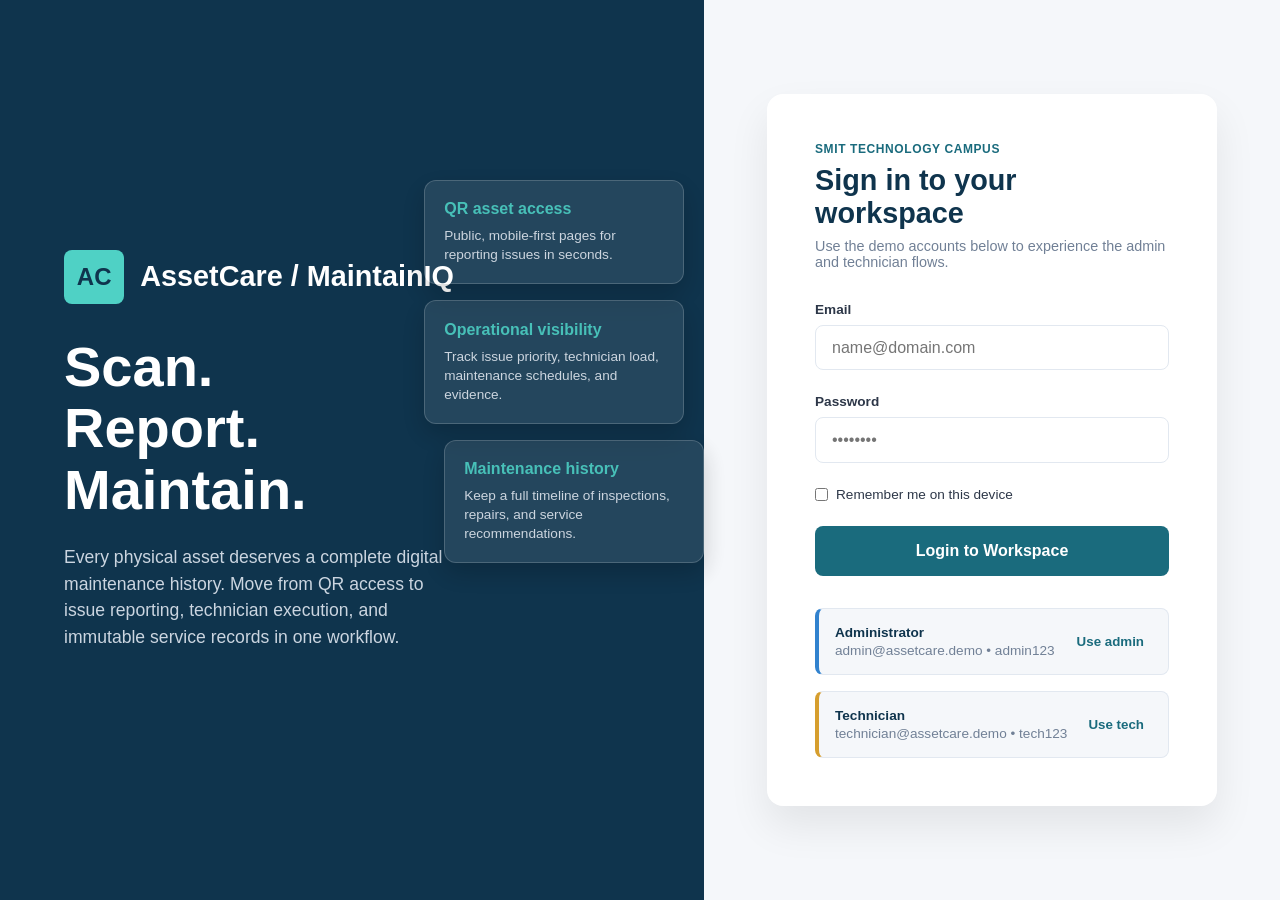
<file: index.html>
<!DOCTYPE html>
<html lang="en">
<head>
    <meta charset="UTF-8">
    <meta name="viewport" content="width=device-width, initial-scale=1.0">
    <title>MaintainIQ | Workspace</title>
    <link rel="stylesheet" href="styles.css">
</head>
<body>

    <aside class="sidebar">
        <div class="brand">
            <div class="logo">MIQ</div>
            <div>
                <h1>MaintainIQ</h1>
                <p>Scan. Report. Maintain.</p>
            </div>
        </div>

        <div class="campus-card">
            <strong>SMIT Technology Campus</strong>
            <p>Every asset deserves a complete digital maintenance history.</p>
        </div>

        <nav class="side-nav">
            <a href="#dashboard" class="nav-item active" data-view="dashboard">Dashboard</a>
            <a href="#assets" class="nav-item" data-view="assets">Assets</a>
            <a href="#issues" class="nav-item" data-view="issues">Issues</a>
            <a href="#schedules" class="nav-item" data-view="schedules">Scheduled Maintenance</a>
            <a href="#technicians" class="nav-item" data-view="technicians">Technicians</a>
            <a href="#analytics" class="nav-item" data-view="analytics">Analytics</a>
        </nav>
        
        <div class="bottom-actions">
            <button id="resetDataBtn" class="reset-btn">Reset Demo Data</button>
        </div>
    </aside>

    <div class="main-content">
        <header class="topbar">
            <div class="search-bar">
                <input type="text" id="globalSearch" placeholder="Search assets, codes, or issues... (Press Enter)">
            </div>
            <div class="user-menu">
                <span class="notification-bell">🔔</span>
                <div class="admin-badge">
                    <strong id="topbarUserName">Ayesha Siddiqui</strong>
                    <span id="topbarUserRole">admin@assetcare.demo • admin</span>
                </div>
                <button class="btn-primary" id="userMenuBtn">Admin Menu</button>
                
                <div class="admin-dropdown" id="userMenuDropdown">
                    <h3 style="margin-bottom: 0.5rem; color: var(--primary-dark);">User Menu</h3>
                    <p>Use reset to restore the original sample data in localStorage, including demo issues, schedules, notifications, and history entries.</p>
                    <div class="admin-dropdown-actions">
                        <button id="menuResetBtn" style="background: rgba(229, 62, 62, 0.1); color: #e53e3e; border: none; padding: 0.5rem 1rem; border-radius: 6px; cursor: pointer; font-weight: bold;">Reset Demo Data</button>
                        <button id="menuLogoutBtn" style="background: white; border: 1px solid var(--border-color); padding: 0.5rem 1rem; border-radius: 6px; cursor: pointer; font-weight: bold;">Logout</button>
                    </div>
                </div>
            </div>
        </header>

        <main id="app-container">
            </main>
    </div>

    <script src="StorageService.js"></script>
    <script src="app.js"></script>
</body>
</html>
</file>
<file: styles.css>
/* styles.css */
:root {
    --primary-dark: #0f344d;
    --primary-teal: #1a6b7d;
    --bg-light: #f5f7fa;
    --card-bg: #ffffff;
    --text-dark: #2d3748;
    --text-light: #718096;
    --border-color: #e2e8f0;
    --success: #38a169;
    --warning: #d69e2e;
    --danger: #e53e3e;
}

* {
    margin: 0;
    padding: 0;
    box-sizing: border-box;
    font-family: 'Segoe UI', Tahoma, Geneva, Verdana, sans-serif;
}

/* FIX: Lock the master body so it never generates a 3rd scrollbar */
body {
    display: flex;
    height: 100vh;
    background-color: var(--bg-light);
    color: var(--text-dark);
    overflow: hidden; 
}

/* Sidebar */
.sidebar {
    width: 260px;
    flex-shrink: 0; /* Prevents sidebar from squishing */
    background-color: var(--primary-dark);
    color: white;
    display: flex;
    flex-direction: column;
    padding: 1.5rem;
    height: 100vh;
    overflow-y: auto;
    justify-content: space-between; 
    
    /* Cross-browser CSS to visually hide the left scrollbar */
    -ms-overflow-style: none;  /* IE and Edge */
    scrollbar-width: none;  /* Firefox */
}

/* Hides left scrollbar for Chrome/Safari/Edge */
.sidebar::-webkit-scrollbar {
    display: none;
}

.brand {
    display: flex;
    align-items: center;
    gap: 1rem;
    margin-bottom: 2rem;
}

.logo {
    background-color: #4fd1c5;
    color: var(--primary-dark);
    font-weight: bold;
    padding: 0.5rem;
    border-radius: 8px;
}

.brand h1 { font-size: 1.2rem; }
.brand p { font-size: 0.8rem; color: #a0aec0; }

.campus-card {
    background-color: rgba(255,255,255,0.1);
    padding: 1rem;
    border-radius: 8px;
    margin-bottom: 2rem;
    font-size: 0.85rem;
}

.side-nav {
    display: flex;
    flex-direction: column;
    gap: 0.5rem;
    flex-grow: 1;
}

.nav-item {
    color: #cbd5e0;
    text-decoration: none;
    padding: 0.75rem 1rem;
    border-radius: 6px;
    transition: 0.2s;
}

.nav-item:hover, .nav-item.active {
    background-color: rgba(255,255,255,0.15);
    color: white;
}

/* Main Content Area */
.main-content {
    flex-grow: 1;
    display: flex;
    flex-direction: column;
    height: 100vh;
    overflow-y: auto; /* The ONE true scrollbar goes here */
    overflow-x: hidden;
}

/* Custom Sleek Scrollbar for the right side */
.main-content::-webkit-scrollbar {
    width: 8px;
}
.main-content::-webkit-scrollbar-track {
    background: transparent;
}
.main-content::-webkit-scrollbar-thumb {
    background-color: #cbd5e0;
    border-radius: 10px;
}

/* Topbar */
.topbar {
    display: flex;
    justify-content: space-between;
    align-items: center;
    padding: 1rem 2rem;
    background-color: var(--card-bg);
    border-bottom: 1px solid var(--border-color);
}

.search-bar input {
    width: 350px;
    padding: 0.6rem 1rem;
    border: 1px solid var(--border-color);
    border-radius: 20px;
    background-color: var(--bg-light);
}

.user-menu {
    display: flex;
    align-items: center;
    gap: 1.5rem;
    position: relative; 
}

.admin-badge {
    display: flex;
    flex-direction: column;
    font-size: 0.85rem;
    text-align: right;
}

.admin-badge span { color: var(--text-light); }

.btn-primary {
    background-color: var(--primary-teal);
    color: white;
    border: none;
    padding: 0.6rem 1.2rem;
    border-radius: 6px;
    cursor: pointer;
    font-weight: 600;
}

.reset-btn {
    background-color: rgba(229, 62, 62, 0.2);
    color: #fc8181;
    border: none;
    padding: 0.5rem;
    width: 100%;
    border-radius: 6px;
    cursor: pointer;
    margin-top: 1rem;
}

/* Admin User Menu Dropdown Styles */
.admin-dropdown {
    position: absolute;
    top: 130%;
    right: 0;
    background-color: var(--card-bg);
    border: 1px solid var(--border-color);
    border-radius: 12px;
    padding: 1.5rem;
    width: 300px;
    box-shadow: 0 10px 25px rgba(0,0,0,0.1);
    display: none; 
    z-index: 1000;
}
.admin-dropdown.active {
    display: block;
}
.admin-dropdown p {
    font-size: 0.85rem;
    color: var(--text-light);
    margin-bottom: 1.5rem;
    line-height: 1.4;
}
.admin-dropdown-actions {
    display: flex;
    justify-content: space-between;
}

#app-container {
    padding: 2rem;
}

/* Dashboard Specific Styles */
.dashboard-title-bar {
    display: flex;
    justify-content: space-between;
    align-items: flex-start;
    margin-bottom: 2rem;
}

.dashboard-title-bar h2 {
    font-size: 1.8rem;
    color: var(--primary-dark);
    font-weight: 700;
}

.dashboard-title-bar p {
    color: var(--text-light);
    margin-top: 0.25rem;
}

/* Metrics Grid */
.metrics-grid {
    display: grid;
    grid-template-columns: repeat(auto-fit, minmax(220px, 1fr));
    gap: 1.25rem;
    margin-bottom: 2rem;
}

.metric-card {
    background-color: var(--card-bg);
    padding: 1.5rem;
    border-radius: 12px;
    border: 1px solid var(--border-color);
    box-shadow: 0 2px 4px rgba(0,0,0,0.02);
}

.metric-label {
    font-size: 0.85rem;
    font-weight: 600;
    text-transform: capitalize;
    margin-bottom: 0.5rem;
    display: flex;
    align-items: center;
}

.metric-card.total .metric-label { color: #2b6cb0; }
.metric-card.operational .metric-label { color: var(--success); }
.metric-card.maintenance .metric-label { color: var(--warning); }
.metric-card.open .metric-label { color: var(--danger); }

.metric-value {
    font-size: 2.2rem;
    font-weight: 700;
    color: var(--text-dark);
    line-height: 1;
    margin-bottom: 0.25rem;
}

.metric-desc {
    font-size: 0.8rem;
    color: var(--text-light);
}

/* Charts & Lists Row Split */
.dashboard-row {
    display: grid;
    grid-template-columns: 2fr 1fr;
    gap: 1.5rem;
    margin-bottom: 2rem;
}

.dashboard-three-col {
    display: grid;
    grid-template-columns: repeat(auto-fit, minmax(300px, 1fr));
    gap: 1.5rem;
}

.section-card {
    background-color: var(--card-bg);
    padding: 1.5rem;
    border-radius: 12px;
    border: 1px solid var(--border-color);
}

.section-card h3 {
    font-size: 1.1rem;
    color: var(--primary-dark);
    margin-bottom: 0.25rem;
}

.section-subtitle {
    font-size: 0.85rem;
    color: var(--text-light);
    margin-bottom: 1.25rem;
}

/* Status Badges */
.badge {
    padding: 0.25rem 0.6rem;
    border-radius: 12px;
    font-size: 0.75rem;
    font-weight: 600;
    display: inline-block;
}
.badge-critical { background-color: #fed7d7; color: #9b2c2c; }
.badge-medium { background-color: #feebc8; color: #9c4221; }
.badge-low { background-color: #edf2f7; color: #4a5568; }
.badge-assigned { background-color: #e2f8ff; color: #2b6cb0; }
.badge-reported { background-color: #fffaf0; color: #dd6b20; }
.badge-overdue { background-color: #fff5f5; color: var(--danger); border: 1px solid #feb2b2; }
.badge-upcoming { background-color: #f0fff4; color: var(--success); }

/* Item Cards inside Lists */
.list-item-card {
    border-left: 4px solid var(--border-color);
    padding: 1rem;
    background-color: var(--bg-light);
    border-radius: 0 8px 8px 0;
    margin-bottom: 1rem;
    display: flex;
    flex-direction: column;
    gap: 0.5rem;
}
.list-item-card.critical { border-left-color: var(--danger); }
.list-item-card.medium { border-left-color: var(--warning); }
.list-item-card.low { border-left-color: var(--text-light); }

.list-item-header {
    display: flex;
    justify-content: space-between;
    align-items: flex-start;
}

.list-item-header h4 {
    font-size: 0.95rem;
    font-weight: 600;
}

.list-item-meta {
    font-size: 0.8rem;
    color: var(--text-light);
}

.list-item-footer {
    display: flex;
    justify-content: space-between;
    align-items: center;
    margin-top: 0.25rem;
}

/* Mini Bar Chart CSS Visualization */
.bar-chart-container {
    display: flex;
    flex-direction: column;
    gap: 1rem;
    margin-top: 1rem;
}
.bar-row {
    display: flex;
    align-items: center;
    gap: 1rem;
}
.bar-label {
    width: 120px;
    font-size: 0.85rem;
    white-space: nowrap;
    overflow: hidden;
    text-overflow: ellipsis;
}
.bar-wrapper {
    flex-grow: 1;
    background-color: var(--border-color);
    height: 24px;
    border-radius: 4px;
    overflow: hidden;
    position: relative;
}
.bar-fill {
    background: linear-gradient(90deg, #1a6b7d, #4fd1c5);
    height: 100%;
    border-radius: 4px;
    transition: width 0.5s ease-in-out;
}
.bar-value {
    position: absolute;
    right: 8px;
    top: 3px;
    font-size: 0.8rem;
    font-weight: 600;
    color: var(--text-dark);
}

/* Filter Bar Controls */
.filter-bar {
    display: flex;
    flex-wrap: wrap;
    gap: 1rem;
    background-color: var(--card-bg);
    padding: 1.5rem;
    border-radius: 12px;
    border: 1px solid var(--border-color);
    margin-bottom: 2rem;
    align-items: flex-end;
}

.filter-group {
    display: flex;
    flex-direction: column;
    gap: 0.4rem;
}

.filter-group label {
    font-size: 0.8rem;
    font-weight: 600;
    color: var(--primary-dark);
}

.filter-control {
    padding: 0.6rem 1rem;
    border: 1px solid var(--border-color);
    border-radius: 6px;
    background-color: var(--bg-light);
    color: var(--text-dark);
    min-width: 150px;
}

.btn-secondary {
    background-color: var(--bg-light);
    color: var(--primary-dark);
    border: 1px solid var(--border-color);
    padding: 0.6rem 1.2rem;
    border-radius: 6px;
    cursor: pointer;
    font-weight: 600;
}

/* Asset Data List */
.data-table-header {
    display: grid;
    grid-template-columns: 2fr 1fr 1fr 1fr 1fr 1fr 1fr;
    padding: 1rem 1.5rem;
    font-size: 0.75rem;
    font-weight: 700;
    color: var(--text-light);
    text-transform: uppercase;
    letter-spacing: 0.05em;
    border-bottom: 2px solid var(--border-color);
}

.data-row {
    display: grid;
    grid-template-columns: 2fr 1fr 1fr 1fr 1fr 1fr 1fr;
    padding: 1rem 1.5rem;
    background-color: var(--card-bg);
    border-bottom: 1px solid var(--border-color);
    align-items: center;
    transition: background-color 0.2s;
}

.data-row:hover {
    background-color: #f7fafc;
}

.asset-identity {
    display: flex;
    align-items: center;
    gap: 1rem;
}

.asset-icon {
    width: 40px;
    height: 40px;
    border-radius: 8px;
    background-color: #e6fffa;
    color: var(--primary-teal);
    display: flex;
    align-items: center;
    justify-content: center;
    font-weight: bold;
    font-size: 0.8rem;
}

.asset-details h4 { font-size: 0.95rem; color: var(--primary-dark); }
.asset-details span { font-size: 0.8rem; color: var(--text-light); }

.row-actions {
    display: flex;
    gap: 0.5rem;
}

/* Modals */
.modal-overlay {
    position: fixed;
    top: 0; left: 0; right: 0; bottom: 0;
    background-color: rgba(15, 52, 77, 0.6);
    display: flex;
    align-items: center;
    justify-content: center;
    z-index: 1000;
}

.modal-overlay.hidden { display: none; }

.modal-content {
    background-color: var(--card-bg);
    padding: 2rem;
    border-radius: 12px;
    width: 100%;
    max-width: 500px;
    box-shadow: 0 10px 25px rgba(0,0,0,0.1);
}

.modal-header {
    display: flex;
    justify-content: space-between;
    align-items: center;
    margin-bottom: 1.5rem;
}

.modal-header h3 { font-size: 1.25rem; color: var(--primary-dark); }
.close-modal { cursor: pointer; font-size: 1.5rem; color: var(--text-light); border: none; background: none; }

.form-group { margin-bottom: 1.25rem; display: flex; flex-direction: column; gap: 0.4rem; }
.form-group label { font-size: 0.85rem; font-weight: 600; }
.form-group input, .form-group select { width: 100%; padding: 0.75rem; border: 1px solid var(--border-color); border-radius: 6px; }

.error-message { color: var(--danger); font-size: 0.85rem; margin-top: 0.5rem; display: none; }

/* FIX: Issues Data Table (9 Columns) with gap to prevent squishing */
.issue-table-header {
    display: grid;
    grid-template-columns: 1fr 1.5fr 2fr 1fr 1fr 1fr 1.5fr 1fr 0.8fr;
    gap: 1rem;
    padding: 1rem 1.5rem;
    font-size: 0.75rem;
    font-weight: 700;
    color: var(--text-light);
    text-transform: uppercase;
    letter-spacing: 0.05em;
    border-bottom: 2px solid var(--border-color);
}

.issue-row {
    display: grid;
    grid-template-columns: 1fr 1.5fr 2fr 1fr 1fr 1fr 1.5fr 1fr 0.8fr;
    gap: 1rem;
    padding: 1rem 1.5rem;
    background-color: var(--card-bg);
    border-bottom: 1px solid var(--border-color);
    align-items: center;
    font-size: 0.85rem;
    transition: background-color 0.2s;
}

.issue-row:hover { background-color: #f7fafc; }
.issue-row-bold { font-weight: 600; color: var(--primary-dark); }
.issue-text-wrap { white-space: nowrap; overflow: hidden; text-overflow: ellipsis; padding-right: 10px; }

/* Issue Detail View */
.detail-header-bar {
    display: flex;
    justify-content: space-between;
    align-items: center;
    margin-bottom: 2rem;
}

.detail-layout {
    display: grid;
    grid-template-columns: 2fr 1fr;
    gap: 1.5rem;
}

.issue-header-block {
    margin-bottom: 1.5rem;
}

.issue-header-block h2 {
    font-size: 1.5rem;
    color: var(--primary-dark);
    margin: 0.5rem 0;
    display: flex;
    align-items: center;
    gap: 1rem;
}

.issue-description {
    color: var(--text-dark);
    margin-bottom: 1.5rem;
    line-height: 1.5;
}

.info-grid {
    display: grid;
    grid-template-columns: 1fr 1fr;
    gap: 1rem;
    margin-bottom: 1.5rem;
}

.info-box {
    border: 1px solid var(--border-color);
    border-radius: 8px;
    padding: 1rem;
    background-color: var(--bg-light);
}
.info-box label { font-size: 0.75rem; color: var(--text-light); display: block; margin-bottom: 0.25rem; text-transform: uppercase; }
.info-box div { font-weight: 600; color: var(--primary-dark); }

/* Admin Controls Block */
.admin-controls {
    display: grid;
    grid-template-columns: 1fr 1fr;
    gap: 0.75rem;
}

.btn-control {
    background-color: white;
    border: 1px solid var(--border-color);
    padding: 0.6rem;
    border-radius: 6px;
    font-weight: 600;
    cursor: pointer;
    color: var(--primary-dark);
    transition: 0.2s;
}
.btn-control:hover { border-color: var(--primary-teal); color: var(--primary-teal); }
.btn-control.primary { background-color: var(--primary-teal); color: white; border: none; }
.btn-control.primary:hover { background-color: var(--primary-dark); }

.business-rules-note {
    margin-top: 1.5rem;
    padding-top: 1.5rem;
    border-top: 1px dashed var(--border-color);
    font-size: 0.8rem;
    color: var(--text-light);
    line-height: 1.4;
}

/* Scheduled Maintenance View */
.schedule-grid {
    display: grid;
    grid-template-columns: repeat(auto-fill, minmax(240px, 1fr));
    gap: 1.5rem;
    margin-top: 1.5rem;
}

.schedule-card {
    background-color: var(--card-bg);
    border: 1px solid var(--border-color);
    border-radius: 12px;
    padding: 1.5rem;
    display: flex;
    flex-direction: column;
    box-shadow: 0 2px 4px rgba(0,0,0,0.02);
    transition: transform 0.2s;
}

.schedule-card:hover {
    transform: translateY(-2px);
    box-shadow: 0 4px 12px rgba(0,0,0,0.05);
}

.schedule-card.overdue-card {
    border-left: 4px solid var(--danger);
}

.schedule-header {
    display: flex;
    justify-content: space-between;
    align-items: flex-start;
    margin-bottom: 1rem;
}

.schedule-category {
    font-size: 0.75rem;
    font-weight: 700;
    color: var(--primary-teal);
    text-transform: uppercase;
    letter-spacing: 0.05em;
    max-width: 60%;
}

.schedule-asset-name {
    font-size: 1.25rem;
    color: var(--primary-dark);
    font-weight: 700;
    margin-bottom: 1.25rem;
    line-height: 1.2;
}

.schedule-meta-grid {
    display: grid;
    grid-template-columns: 1fr 1fr;
    gap: 0.75rem;
    margin-bottom: 1.25rem;
    flex-grow: 1;
}

.schedule-meta-box {
    border: 1px solid var(--border-color);
    border-radius: 8px;
    padding: 0.75rem;
    background-color: var(--bg-light);
    display: flex;
    flex-direction: column;
    justify-content: center;
}

.schedule-meta-box.full-width {
    grid-column: span 2;
}

.meta-value {
    font-weight: 700;
    color: var(--text-dark);
    font-size: 0.9rem;
    margin-bottom: 0.2rem;
}

.meta-label {
    font-size: 0.7rem;
    color: var(--text-light);
}

.schedule-description {
    font-size: 0.85rem;
    color: var(--text-light);
    line-height: 1.4;
    border-top: 1px solid var(--border-color);
    padding-top: 1rem;
}

/* Technician Coverage View */
.tech-grid {
    display: grid;
    grid-template-columns: repeat(auto-fit, minmax(320px, 1fr));
    gap: 1.5rem;
    margin-top: 1.5rem;
}

.tech-card {
    background-color: var(--card-bg);
    border: 1px solid var(--border-color);
    border-radius: 12px;
    padding: 1.5rem;
    box-shadow: 0 2px 4px rgba(0,0,0,0.02);
}

.tech-header {
    display: flex;
    justify-content: space-between;
    align-items: flex-start;
    margin-bottom: 1.5rem;
}

.tech-identity {
    display: flex;
    align-items: center;
    gap: 1rem;
}

.tech-avatar {
    width: 45px;
    height: 45px;
    border-radius: 50%;
    background: linear-gradient(135deg, #e6fffa, #ebf8ff);
    color: var(--primary-teal);
    display: flex;
    align-items: center;
    justify-content: center;
    font-weight: bold;
    font-size: 0.9rem;
    border: 2px solid white;
    box-shadow: 0 2px 4px rgba(0,0,0,0.1);
}

.tech-info h3 {
    font-size: 1.05rem;
    color: var(--primary-dark);
    margin-bottom: 0.2rem;
}

.tech-info p {
    font-size: 0.8rem;
    color: var(--text-light);
}

.tech-stats {
    display: flex;
    flex-wrap: wrap;
    gap: 0.75rem;
    margin-bottom: 1.5rem;
}

.tech-stat-box {
    flex: 1;
    min-width: 80px;
    border: 1px solid var(--border-color);
    border-radius: 8px;
    padding: 0.75rem;
    background-color: var(--bg-light);
}

.tech-stat-number {
    font-size: 1.25rem;
    font-weight: 700;
    color: var(--primary-dark);
    margin-bottom: 0.2rem;
}

.tech-stat-label {
    font-size: 0.75rem;
    color: var(--text-light);
}

.tech-queue-title {
    font-size: 0.85rem;
    font-weight: 700;
    color: var(--primary-dark);
    margin-bottom: 0.75rem;
    text-transform: uppercase;
    letter-spacing: 0.05em;
    border-bottom: 1px solid var(--border-color);
    padding-bottom: 0.5rem;
}

.tech-issue-item {
    display: flex;
    justify-content: space-between;
    align-items: center;
    padding: 0.75rem 0;
    border-bottom: 1px dashed var(--border-color);
    font-size: 0.85rem;
}

.tech-issue-item:last-child {
    border-bottom: none;
}

.tech-issue-id {
    font-weight: 600;
    color: var(--primary-dark);
    width: 120px;
}

.tech-issue-desc {
    color: var(--text-light);
    white-space: nowrap;
    overflow: hidden;
    text-overflow: ellipsis;
}

/* Analytics & Reports View */
.analytics-grid {
    display: grid;
    grid-template-columns: 2fr 1fr;
    gap: 1.5rem;
    margin-top: 1.5rem;
}

.chart-card {
    background-color: var(--card-bg);
    border: 1px solid var(--border-color);
    border-radius: 12px;
    padding: 1.5rem;
}

.chart-header {
    margin-bottom: 1.5rem;
}

.chart-header h3 {
    font-size: 1.25rem;
    color: var(--primary-dark);
}

.chart-subtitle {
    font-size: 0.75rem;
    font-weight: 700;
    color: var(--primary-teal);
    text-transform: uppercase;
    letter-spacing: 0.05em;
    margin-bottom: 0.2rem;
}

/* Vanilla CSS Vertical Bar Chart */
.v-bar-chart {
    display: flex;
    align-items: flex-end;
    gap: 1rem;
    height: 220px;
    padding-top: 20px;
}

.v-bar-group {
    display: flex;
    flex-direction: column;
    align-items: center;
    flex: 1;
    gap: 0.5rem;
}

.v-bar-wrapper {
    height: 150px;
    width: 100%;
    max-width: 60px;
    background-color: var(--bg-light);
    border-radius: 6px 6px 0 0;
    display: flex;
    align-items: flex-end;
    position: relative;
}

.v-bar-fill {
    width: 100%;
    background: linear-gradient(0deg, #1a6b7d, #4fd1c5);
    border-radius: 6px 6px 0 0;
    transition: height 0.8s ease-out;
}

.v-bar-value {
    position: absolute;
    top: -20px;
    width: 100%;
    text-align: center;
    font-size: 0.85rem;
    font-weight: bold;
    color: var(--text-dark);
}

.v-bar-label {
    font-size: 0.7rem;
    text-align: center;
    color: var(--text-light);
    line-height: 1.2;
}

/* Vanilla CSS Donut Chart */
.donut-chart-container {
    display: flex;
    align-items: center;
    justify-content: space-around;
    padding: 1rem 0;
}

.donut-chart {
    width: 160px;
    height: 160px;
    border-radius: 50%;
    display: flex;
    align-items: center;
    justify-content: center;
    box-shadow: 0 4px 10px rgba(0,0,0,0.05);
}

.donut-hole {
    width: 110px;
    height: 110px;
    background-color: var(--card-bg);
    border-radius: 50%;
    display: flex;
    flex-direction: column;
    align-items: center;
    justify-content: center;
}

.donut-hole-value { font-size: 1.5rem; font-weight: 700; color: var(--primary-dark); }
.donut-hole-label { font-size: 0.75rem; color: var(--text-light); }

.donut-legend {
    display: flex;
    flex-direction: column;
    gap: 0.75rem;
}

.legend-item {
    display: flex;
    align-items: center;
    gap: 0.5rem;
    font-size: 0.85rem;
    color: var(--text-dark);
}

.legend-color {
    width: 14px;
    height: 14px;
    border-radius: 3px;
}

/* Resolution Mini-Metrics Grid */
.resolution-grid {
    display: grid;
    grid-template-columns: 1fr 1fr;
    gap: 1rem;
}

.res-metric {
    background-color: var(--bg-light);
    border: 1px solid var(--border-color);
    padding: 1rem;
    border-radius: 8px;
    text-align: center;
}

.res-metric-value { font-size: 1.5rem; font-weight: 700; color: var(--primary-dark); margin-bottom: 0.25rem; }
.res-metric-label { font-size: 0.75rem; color: var(--text-light); }

/* Notifications View */
.notification-list {
    display: flex;
    flex-direction: column;
    gap: 1rem;
    margin-top: 1.5rem;
}

.notification-card {
    background-color: var(--card-bg);
    border: 1px solid var(--border-color);
    border-radius: 8px;
    padding: 1.5rem;
    display: flex;
    justify-content: space-between;
    align-items: center;
    transition: box-shadow 0.2s;
}

.notification-card:hover {
    box-shadow: 0 2px 8px rgba(0,0,0,0.04);
}

.notif-content {
    flex-grow: 1;
    padding-right: 2rem;
}

.notif-title {
    font-weight: 700;
    color: var(--primary-dark);
    font-size: 1.05rem;
    margin-bottom: 0.5rem;
    display: flex;
    align-items: center;
    gap: 1rem;
}

.notif-desc {
    color: var(--text-light);
    font-size: 0.9rem;
    margin-bottom: 0.5rem;
}

.notif-time {
    font-size: 0.8rem;
    color: #a0aec0;
}

.notif-actions {
    display: flex;
    gap: 1rem;
}

/* =========================================
   RESPONSIVE MEDIA QUERIES (NEW ADDITIONS)
   ========================================= */

/* Tablet & Medium Screens */
@media (max-width: 1024px) {
    .dashboard-three-col,
    .dashboard-row,
    .analytics-grid,
    .detail-layout {
        grid-template-columns: 1fr;
    }

    .search-bar input {
        width: 250px;
    }
}

/* Mobile Screens */
@media (max-width: 768px) {
    body {
        flex-direction: column;
        overflow-y: auto; /* Allow full page scroll */
    }

    .sidebar {
        width: 100%;
        height: auto;
        flex-direction: column;
        padding: 1rem;
        overflow: visible;
    }

    .brand {
        margin-bottom: 1rem;
        justify-content: center;
    }

    .campus-card {
        display: none; /* Hide to save vertical space on mobile */
    }

    .side-nav {
        flex-direction: row;
        flex-wrap: wrap;
        justify-content: center;
    }

    .nav-item {
        flex: 1 1 auto;
        text-align: center;
        font-size: 0.85rem;
        padding: 0.5rem;
    }

    .main-content {
        overflow: visible; /* Let the body handle scrolling */
    }

    .topbar {
        flex-direction: column-reverse;
        gap: 1rem;
        padding: 1rem;
    }

    .search-bar, .search-bar input {
        width: 100%;
    }

    .user-menu {
        width: 100%;
        justify-content: space-between;
    }

    .admin-dropdown {
        top: 100%;
        right: 0;
        width: calc(100vw - 2rem);
        max-width: 300px;
    }

    /* Filter Controls */
    .filter-bar {
        flex-direction: column;
        align-items: stretch;
    }

    .filter-control {
        width: 100%;
    }

    /* Data Tables - Enable Horizontal Scrolling to prevent squishing */
    .section-card {
        overflow-x: auto;
    }

    .data-table-header, .data-row {
        min-width: 800px;
    }

    .issue-table-header, .issue-row {
        min-width: 950px;
    }

    .issue-text-wrap {
        white-space: normal;
    }

    /* Detail View */
    .info-grid {
        grid-template-columns: 1fr;
    }

    /* Charts */
    .donut-chart-container {
        flex-direction: column;
        gap: 2rem;
    }

    .v-bar-chart {
        overflow-x: auto;
        padding-bottom: 1rem;
    }

    .v-bar-group {
        min-width: 60px;
    }

    /* Modals */
    .modal-content {
        max-width: 95%;
        padding: 1.5rem;
    }
}

/* Small Mobile Screens */
@media (max-width: 480px) {
    .metrics-grid {
        grid-template-columns: 1fr;
    }
    
    .resolution-grid {
        grid-template-columns: 1fr;
    }
    
    .admin-controls {
        grid-template-columns: 1fr;
    }
    
    .dashboard-title-bar {
        flex-direction: column;
        gap: 1rem;
    }
}
</file>
